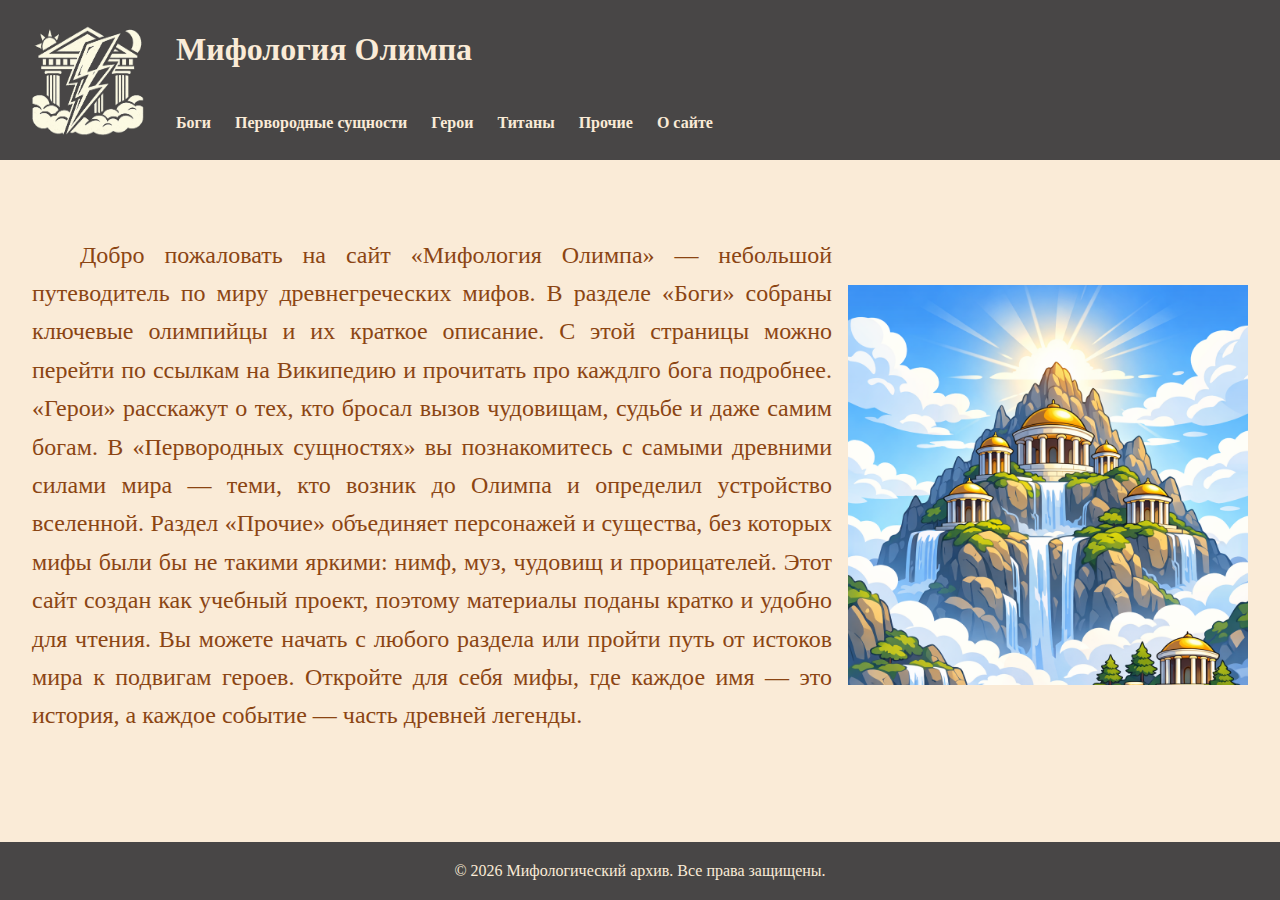
<file: index.html>
<!DOCTYPE html> 
<html lang="en">
<head>
    <meta charset="UTF-8">
    <meta name="viewport" content="width=device-width, initial-scale=1.0">
    <title>Document</title>
    <link rel="stylesheet" href="./assets/css/style.css">
    <link rel="stylesheet" href="./assets/css/main.style.css">
</head>

<body>

    <header>
        
        <img src="./assets/img/logo.png">
        <div>
        <h1><a href="./index.html">Мифология Олимпа</a></h1>
        <nav>
            <ul>
                <li><a href="./gods.html">Боги</a></li>
                <li><a href="./protog.html">Первородные сущности</a></li>
                <li><a href="./hero.html">Герои</a></li>
                <li><a href="./titan.html">Титаны</a></li>
                <li><a href="./other.html">Прочие</a></li>
                <li><a href="./about.html">О сайте</a></li>
            </ul>
        </nav>
        </div>
    </header>

    <main>
        <section>
                <p>Добро пожаловать на сайт «Мифология Олимпа» — небольшой путеводитель по миру древнегреческих мифов. 
            В разделе «Боги» собраны ключевые олимпийцы и их краткое описание. С этой страницы можно перейти по ссылкам на Википедию и прочитать про каждлго бога подробнее. 
            «Герои» расскажут о тех, кто бросал вызов чудовищам, судьбе и даже самим богам. 
            В «Первородных сущностях» вы познакомитесь с самыми древними силами мира — теми, кто возник до Олимпа и определил устройство вселенной. 
            Раздел «Прочие» объединяет персонажей и существа, без которых мифы были бы не такими яркими: нимф, муз, чудовищ и прорицателей. 
            Этот сайт создан как учебный проект, поэтому материалы поданы кратко и удобно для чтения. 
            Вы можете начать с любого раздела или пройти путь от истоков мира к подвигам героев. 
            Откройте для себя мифы, где каждое имя — это история, а каждое событие — часть древней легенды.
                </p>
                <img src="./assets/img/olimp.png">
            
        </section>
    </main>
    

    <footer>
        <p>&copy; 2026 Мифологический архив. Все права защищены.</p>
    </footer>

</body>
</html>
</file>
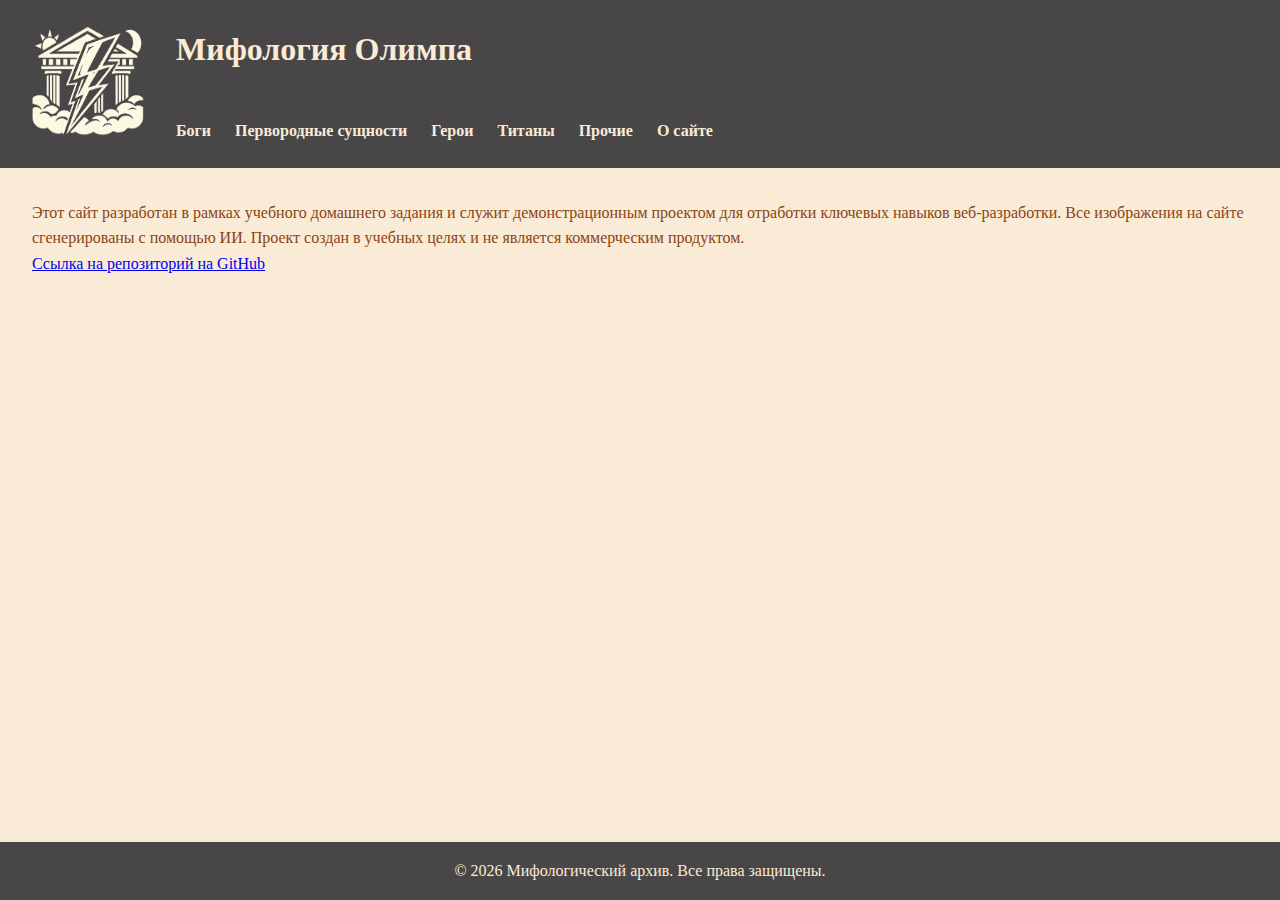
<file: about.html>
<!DOCTYPE html> 
<html lang="en">
<head>
    <meta charset="UTF-8">
    <meta name="viewport" content="width=device-width, initial-scale=1.0">
    <title>Document</title>
    <link rel="stylesheet" href="./assets/css/style.css">
</head>

<body>

    <header>
        <a href="./index.html"><img src="./assets/img/logo.png"></a>
        <div>
        <h1><a href="./index.html">Мифология Олимпа</a></h1>
        <nav>

            <ul>
                <li><a href="./gods.html">Боги</a></li>
                <li><a href="./protog.html">Первородные сущности</a></li>
                <li><a href="./hero.html">Герои</a></li>
                <li><a href="./titan.html">Титаны</a></li>
                <li><a href="./other.html">Прочие</a></li>
                <li><a href="./about.html">О сайте</a></li>
            </ul>
        </nav>
        </div>
    </header>

    <main>

        <section>
        <p>Этот сайт разработан в рамках учебного домашнего задания и служит демонстрационным проектом для отработки ключевых навыков веб-разработки. 
            Все изображения на сайте сгенерированы с помощью ИИ. Проект создан в учебных целях и не является коммерческим продуктом.</p>  
        <p><a href="https://github.com/TataCoder404/olimp.git">Ссылка на репозиторий на GitHub</a></p>  
        </section>

    </main>

    <footer>
        <p>&copy; 2026 Мифологический архив. Все права защищены.</p>
    </footer>

</body>
</html>
</file>
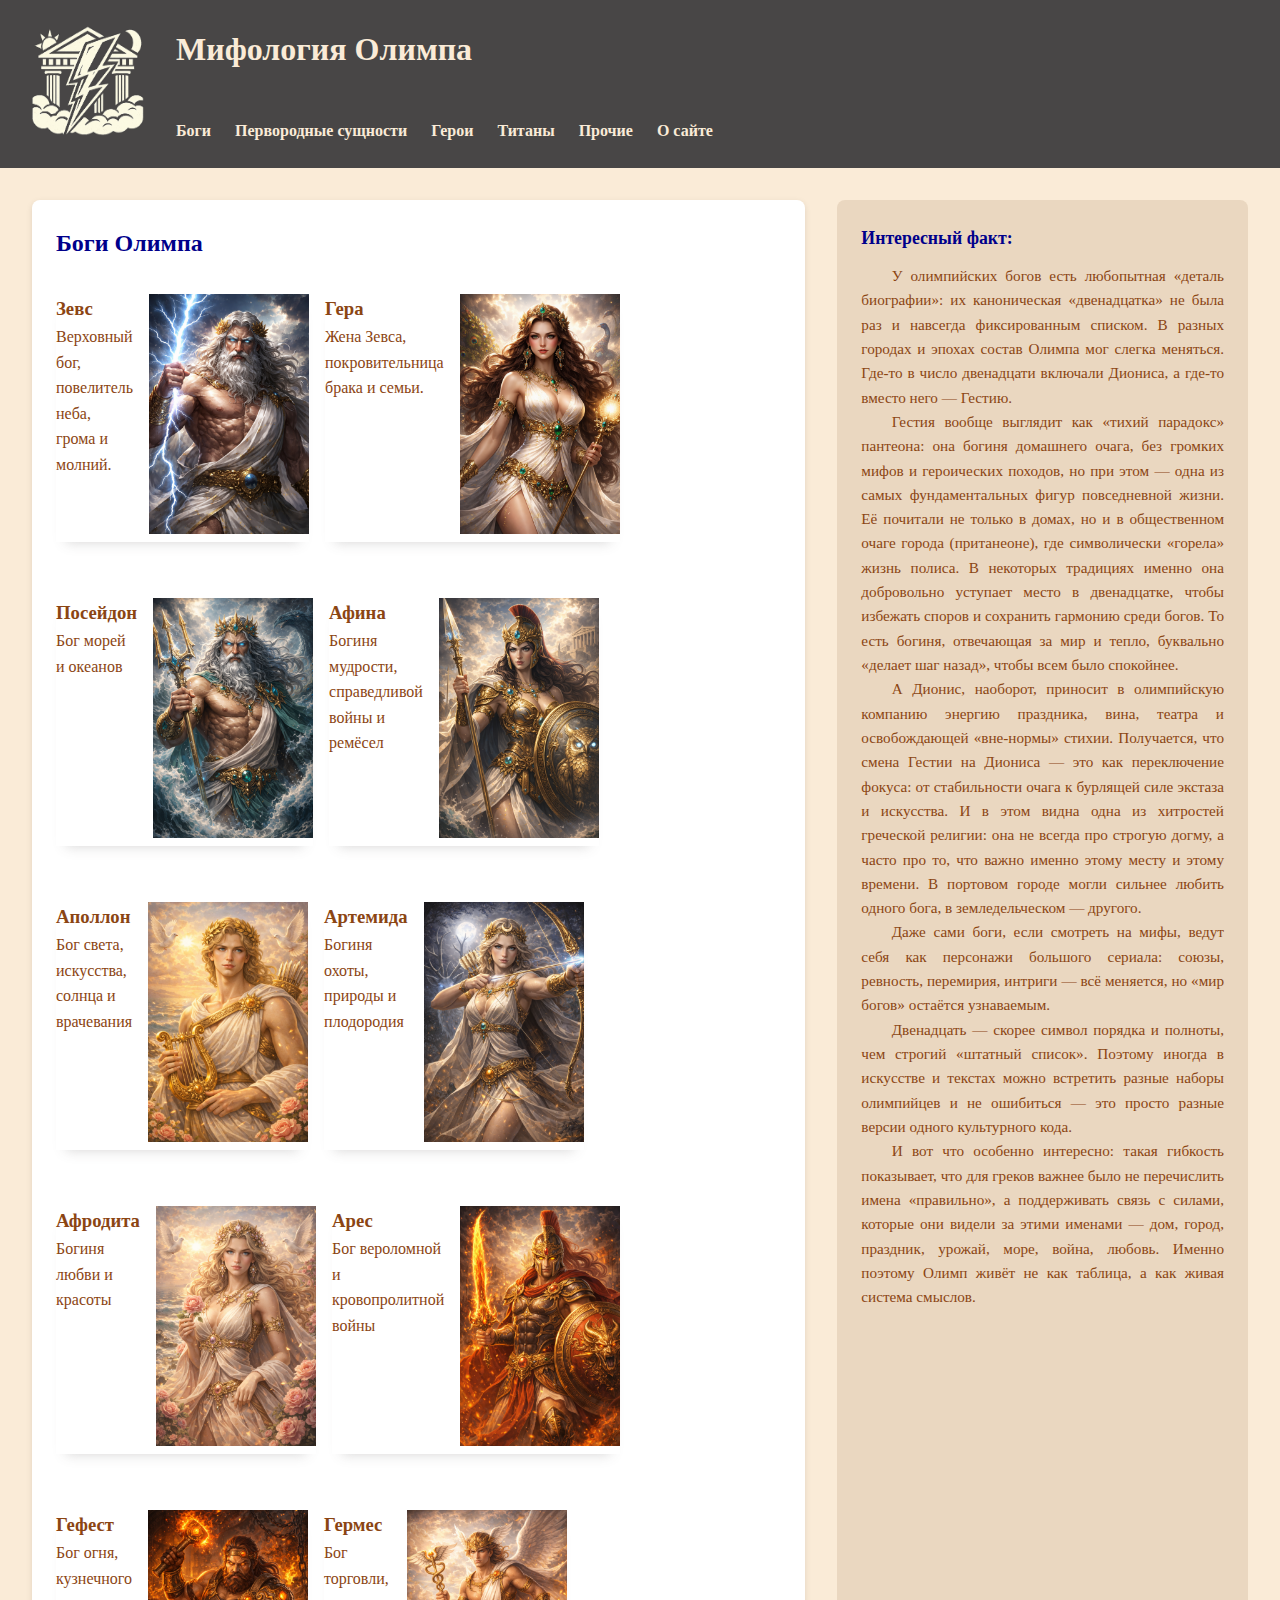
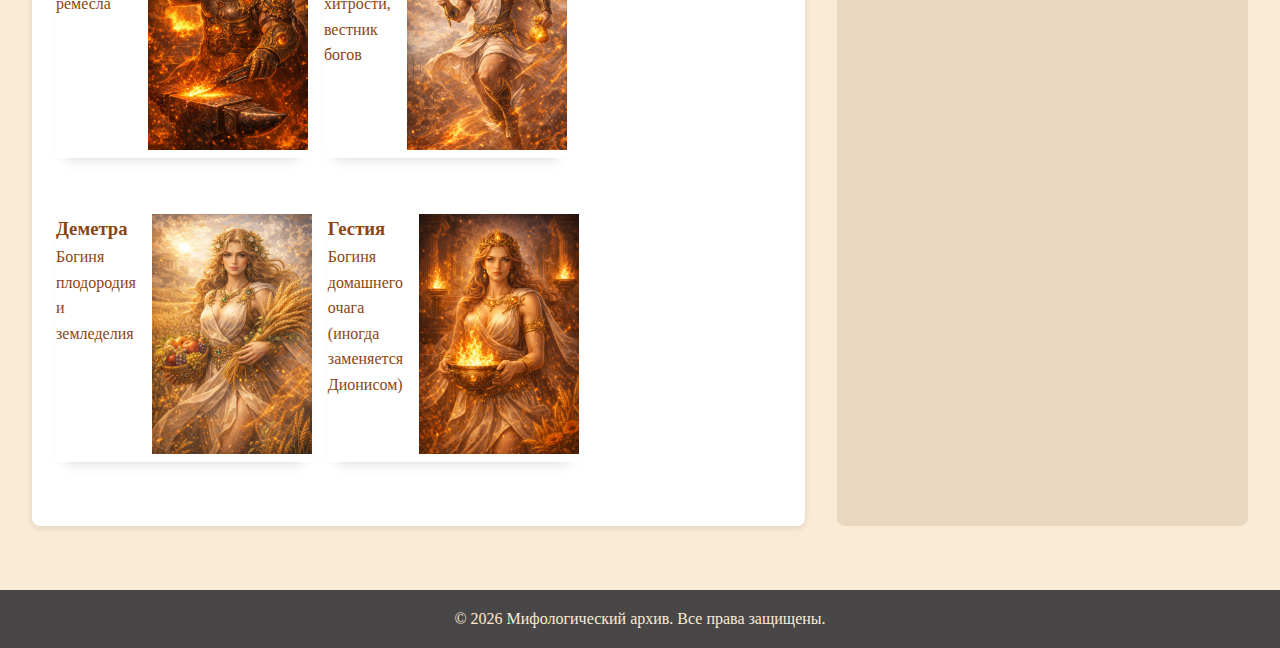
<file: gods.html>
<!DOCTYPE html> 
<html lang="en"> <!-- корневой элемент  -->
<head> <!-- содержит метаданные, заголовки, подключение стилей, скриптов, ссылок на файлы -->
    <meta charset="UTF-8">
    <meta name="viewport" content="width=device-width, initial-scale=1.0">
    <title>Document</title>
    <link rel="stylesheet" href="./assets/css/style.css">
    <link rel="stylesheet" href="./assets/css/gods.style.css">
</head>
<!-- теги - конструкция, которая позволяет описать основные эл-ты html, бывают парные, одинарные -->
<!-- атрибуты - свойства тегов -->
<body>

    <header>
        <!-- Шапка страницы -->
        <a href="./index.html"><img src="./assets/img/logo.png"></a>
        <div>
        <h1><a href="./index.html">Мифология Олимпа</a></h1>
        <!-- Меню навигации -->
        <nav>
            <ul>
                <li><a href="./gods.html">Боги</a></li>
                <li><a href="./protog.html">Первородные сущности</a></li>
                <li><a href="./hero.html">Герои</a></li>
                <li><a href="./titan.html">Титаны</a></li>
                <li><a href="./other.html">Прочие</a></li>
                <li><a href="./about.html">О сайте</a></li>
            </ul>
        </nav>
        </div>
    </header>

    <main>
        <!-- Основное содержимое страницы (всегда 1) -->
        <section>
        <!-- Тематические разделы -->
         <h2>Боги Олимпа</h2>
            <article>
                <!-- Самодостаточный контент (статья, пост) -->
                <div>
                    <h3><a href="https://ru.wikipedia.org/wiki/%D0%97%D0%B5%D0%B2%D1%81" target="_blank">Зевс</a></h3>
                    <p>Верховный бог, повелитель неба, грома и молний.</p>
                </div>
                <img src="./assets/img/gods/Зевс.png">
            </article>
            <article>
                <div>
                    <h3><a href="https://ru.wikipedia.org/wiki/%D0%93%D0%B5%D1%80%D0%B0" target="_blank">Гера</a></h3>
                    <p>Жена Зевса, покровительница брака и семьи.</p>
                </div>
                <img src="./assets/img/gods/Гера.png">
            </article>
            <article>
                <div>
                    <h3><a href="https://ru.wikipedia.org/wiki/%D0%9F%D0%BE%D1%81%D0%B5%D0%B9%D0%B4%D0%BE%D0%BD" target="_blank">Посейдон</a></h3>
                    <p>Бог морей и океанов</p>
                </div>
                <img src="./assets/img/gods/Посейдон.png">
            </article>
            <article>
                <div>
                    <h3><a href="https://ru.wikipedia.org/wiki/%D0%90%D1%84%D0%B8%D0%BD%D0%B0" target="_blank">Афина</a></h3>
                    <p>Богиня мудрости, справедливой войны и ремёсел</p>
                </div>
                <img src="./assets/img/gods/Афина.png">
            </article>
            <article>
                <div>
                    <h3><a href="https://ru.wikipedia.org/wiki/%D0%90%D0%BF%D0%BE%D0%BB%D0%BB%D0%BE%D0%BD" target="_blank">Аполлон</a></h3>
                    <p>Бог света, искусства, солнца и врачевания</p>
                </div>
                <img src="./assets/img/gods/Аполлон.png">
            </article>
            <article>
                <div>
                    <h3><a href="https://ru.wikipedia.org/wiki/%D0%90%D1%80%D1%82%D0%B5%D0%BC%D0%B8%D0%B4%D0%B0" target="_blank">Артемида</a></h3>
                    <p>Богиня охоты, природы и плодородия</p>
                </div>
                <img src="./assets/img/gods/Артемида.png">
            </article>
            <article>
                <div>
                    <h3><a href="https://ru.wikipedia.org/wiki/%D0%90%D1%84%D1%80%D0%BE%D0%B4%D0%B8%D1%82%D0%B0" target="_blank">Афродита</a></h3>
                    <p>Богиня любви и красоты</p>
                </div>
                <img src="./assets/img/gods/Афродита.png">
            </article>
            <article>
                <div>
                    <h3><a href="https://ru.wikipedia.org/wiki/%D0%90%D1%80%D0%B5%D1%81" target="_blank">Арес</a></h3>
                    <p>Бог вероломной и кровопролитной войны</p>
                </div>
                <img src="./assets/img/gods/Арес.png">
            </article>
            <article>
                <div>
                    <h3><a href="https://ru.wikipedia.org/wiki/%D0%93%D0%B5%D1%84%D0%B5%D1%81%D1%82" target="_blank">Гефест</a></h3>
                    <p>Бог огня, кузнечного ремесла</p>
                </div>
                <img src="./assets/img/gods/Гефест.png">
            </article>
            <article>
                <div>
                    <h3><a href="https://ru.wikipedia.org/wiki/%D0%93%D0%B5%D1%80%D0%BC%D0%B5%D1%81" target="_blank">Гермес</a></h3>
                    <p>Бог торговли, хитрости, вестник богов</p>
                </div>
                <img src="./assets/img/gods/Гермес.png">
            </article>
            <article>
                <div>
                    <h3><a href="https://ru.wikipedia.org/wiki/%D0%94%D0%B5%D0%BC%D0%B5%D1%82%D1%80%D0%B0" target="_blank">Деметра</a></h3>
                    <p>Богиня плодородия и земледелия</p>
                </div>
                <img src="./assets/img/gods/Деметра.png">
            </article>
            <article>
                <div>
                    <h3><a href="https://ru.wikipedia.org/wiki/%D0%93%D0%B5%D1%81%D1%82%D0%B8%D1%8F" target="_blank">Гестия</a></h3>
                    <p>Богиня домашнего очага (иногда заменяется Дионисом) </p>
                </div>
                <img src="./assets/img/gods/Гестия.png">
            </article>
        </section>

        <aside>
            <!-- Доп информация (реклама) -->
             <h3>Интересный факт:</h3>
                <p>У олимпийских богов есть любопытная «деталь биографии»: их каноническая «двенадцатка» не была раз и навсегда фиксированным списком. 
                    В разных городах и эпохах состав Олимпа мог слегка меняться. Где-то в число двенадцати включали Диониса, а где-то вместо него — Гестию.
                </p>
                <p>Гестия вообще выглядит как «тихий парадокс» пантеона: она богиня домашнего очага, без громких мифов и героических походов, но при этом — одна из самых фундаментальных фигур повседневной жизни. Её почитали не только в домах, но и в общественном очаге города (пританеоне), где символически «горела» жизнь полиса. В некоторых традициях именно она добровольно уступает место в двенадцатке, чтобы избежать споров и сохранить гармонию среди богов. 
                    То есть богиня, отвечающая за мир и тепло, буквально «делает шаг назад», чтобы всем было спокойнее.
                </p>
                <p>А Дионис, наоборот, приносит в олимпийскую компанию энергию праздника, вина, театра и освобождающей «вне-нормы» стихии. 
                    Получается, что смена Гестии на Диониса — это как переключение фокуса: от стабильности очага к бурлящей силе экстаза и искусства. 
                    И в этом видна одна из хитростей греческой религии: она не всегда про строгую догму, а часто про то, что важно именно этому месту и этому времени. 
                    В портовом городе могли сильнее любить одного бога, в земледельческом — другого. 
                </p>
                <p>Даже сами боги, если смотреть на мифы, ведут себя как персонажи большого сериала: союзы, ревность, перемирия, интриги — всё меняется, но «мир богов» остаётся узнаваемым. 
                </p>
                <p>Двенадцать — скорее символ порядка и полноты, чем строгий «штатный список». 
                    Поэтому иногда в искусстве и текстах можно встретить разные наборы олимпийцев и не ошибиться — это просто разные версии одного культурного кода. 
                </p>
                <p>И вот что особенно интересно: такая гибкость показывает, что для греков важнее было не перечислить имена «правильно», а поддерживать связь с силами, которые они видели за этими именами — дом, город, праздник, урожай, море, война, любовь. 
                    Именно поэтому Олимп живёт не как таблица, а как живая система смыслов.
                </p>
        </aside>
    </main>

    <footer>
        <!-- Подвал сайта -->
        <p>&copy; 2026 Мифологический архив. Все права защищены.</p>
    </footer>

</body>
</html>
</file>
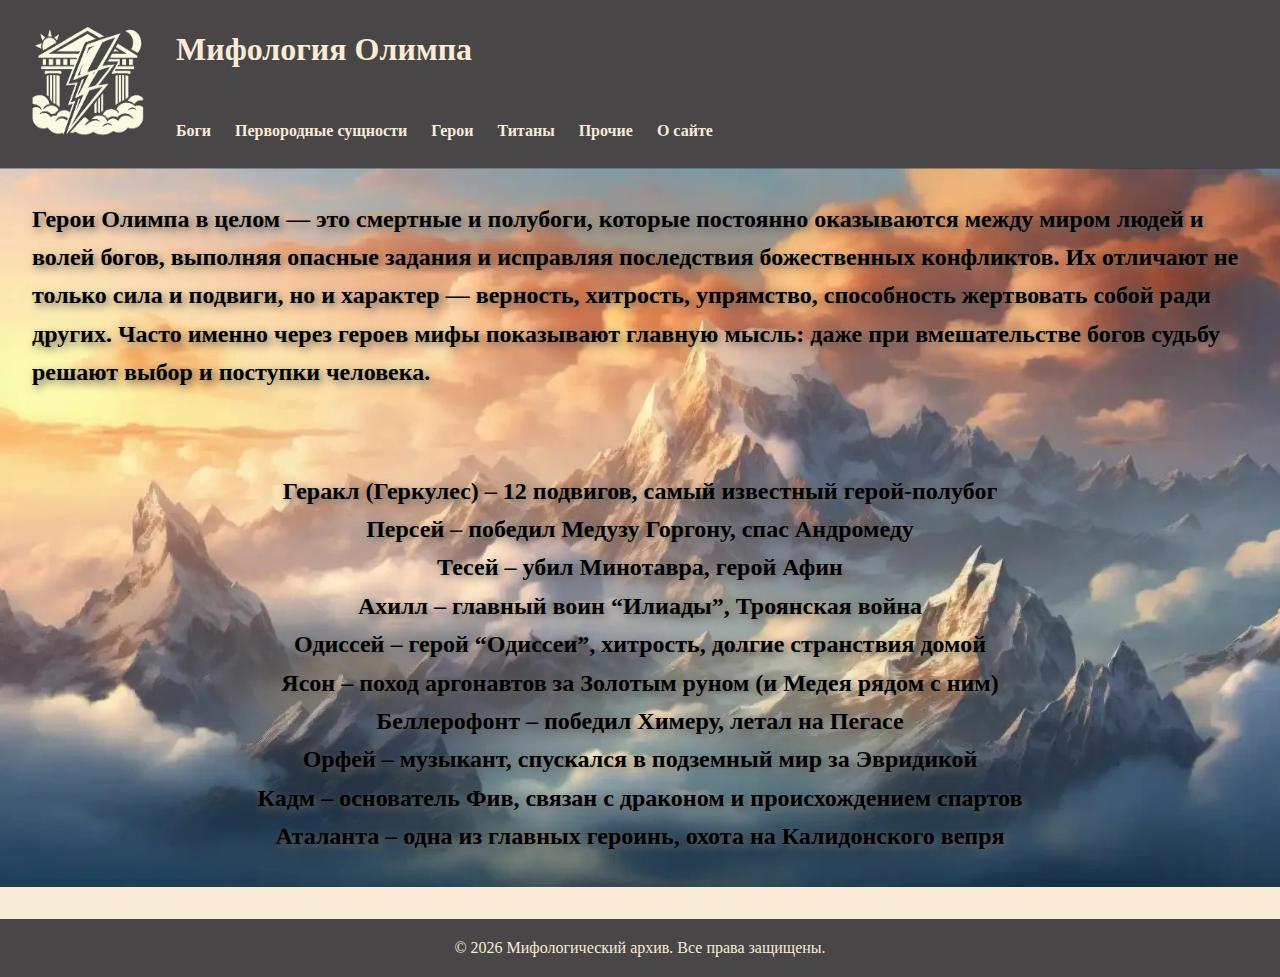
<file: hero.html>
<!DOCTYpE html> 
<html lang="en">
<head>
    <meta charset="UTF-8">
    <meta name="viewport" content="width=device-width, initial-scale=1.0">
    <title>Document</title>
    <link rel="stylesheet" href="./assets/css/style.css">
    <link rel="stylesheet" href="./assets/css/hero.styles.css">
</head>

<body>

    <header>

        <a href="./index.html"><img src="./assets/img/logo.png"></a>
        <div>
        <h1><a href="./index.html">Мифология Олимпа</a></h1>
        <nav>
            <ul>
                <li><a href="./gods.html">Боги</a></li>
                <li><a href="./protog.html">Первородные сущности</a></li>
                <li><a href="./hero.html">Герои</a></li>
                <li><a href="./titan.html">Титаны</a></li>
                <li><a href="./other.html">Прочие</a></li>
                <li><a href="./about.html">О сайте</a></li>
            </ul>
        </nav>
        </div>
    </header>

    <main>

        <section>
            <p>Герои Олимпа в целом — это смертные и полубоги, которые постоянно оказываются между миром людей и волей богов, 
                выполняя опасные задания и исправляя последствия божественных конфликтов. 
                Их отличают не только сила и подвиги, но и характер — верность, хитрость, упрямство, способность жертвовать собой ради других. 
                Часто именно через героев мифы показывают главную мысль: даже при вмешательстве богов судьбу решают выбор и поступки человека.</p>

            <ul>
                <li>Геракл (Геркулес) – 12 подвигов, самый известный герой-полубог</li>
                <li>Персей – победил Медузу Горгону, спас Андромеду
                <li>Тесей – убил Минотавра, герой Афин</li>
                <li>Ахилл – главный воин “Илиады”, Троянская война</li>
                <li>Одиссей – герой “Одиссеи”, хитрость, долгие странствия домой</li>
                <li>Ясон – поход аргонавтов за Золотым руном (и Медея рядом с ним)</li>
                <li>Беллерофонт – победил Химеру, летал на Пегасе</li>
                <li>Орфей – музыкант, спускался в подземный мир за Эвридикой</li>
                <li>Кадм – основатель Фив, связан с драконом и происхождением спартов</li>
                <li>Аталанта – одна из главных героинь, охота на Калидонского вепря</li>  
            </ul>  
        </section>

    </main>

    <footer>
        <p>&copy; 2026 Мифологический архив. Все права защищены.</p>
    </footer>

</body>
</html>
</file>
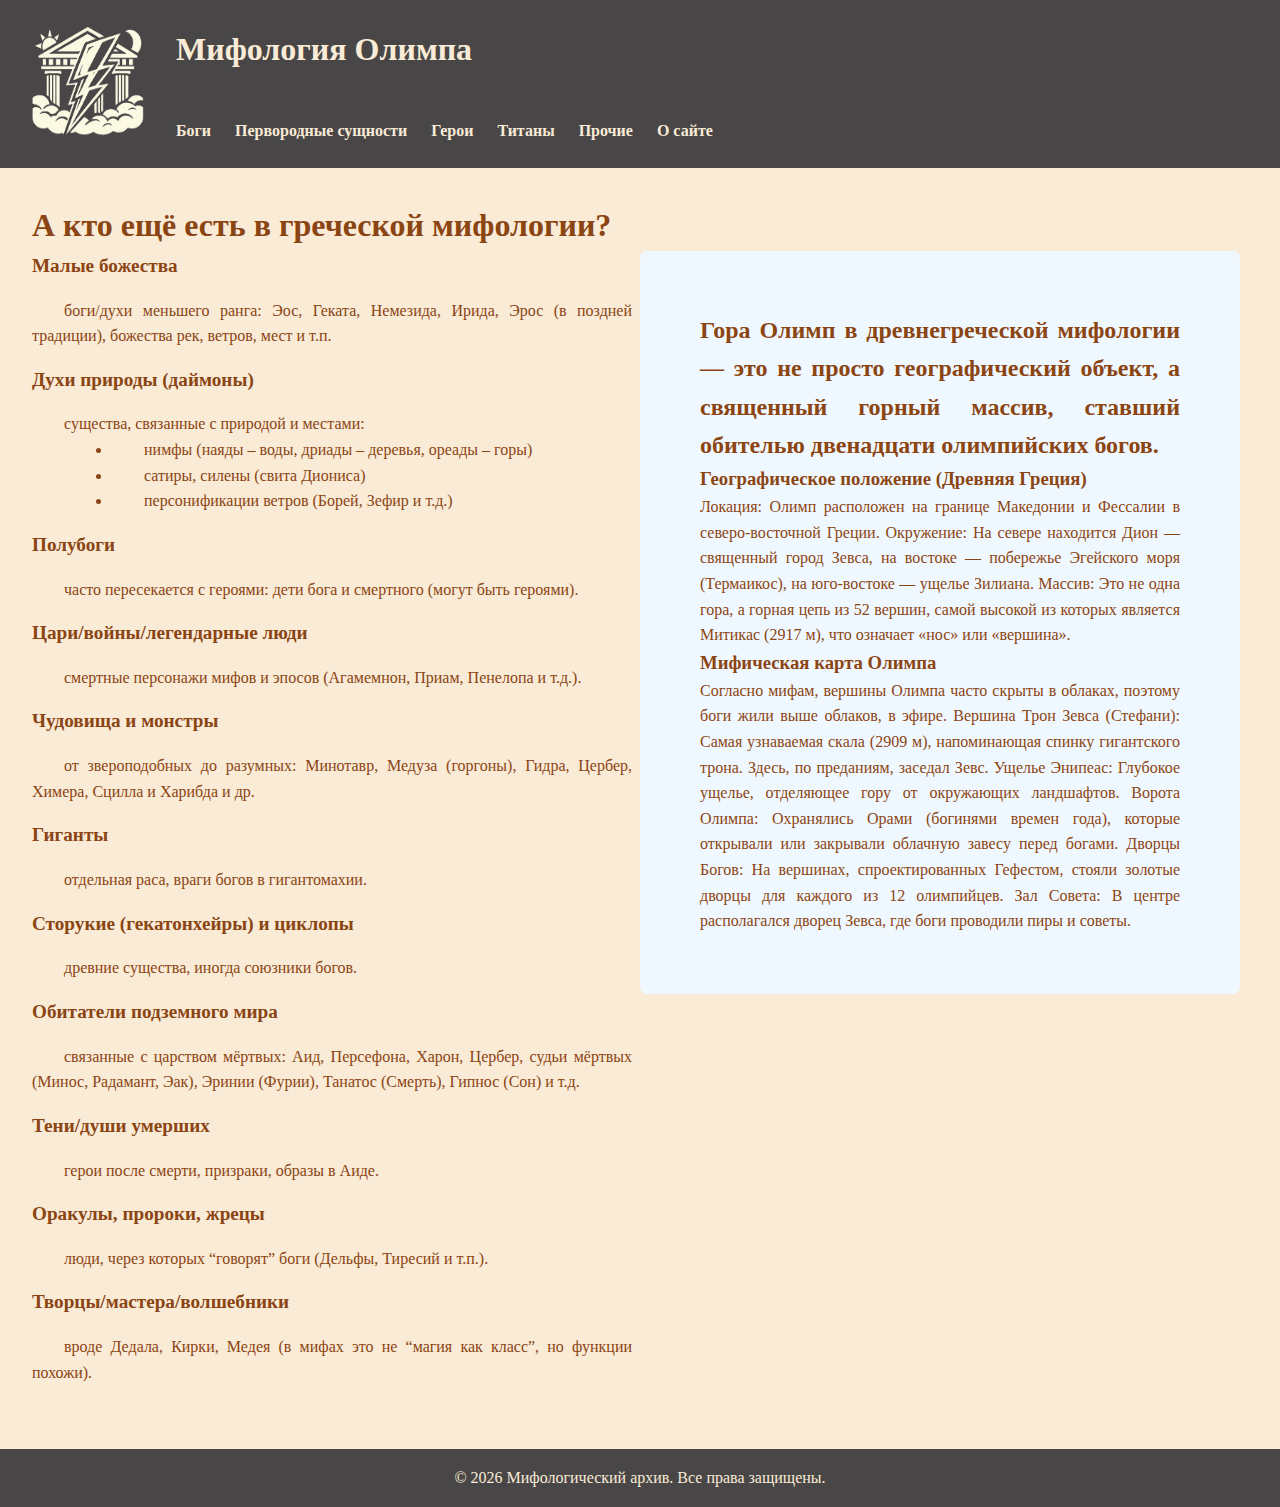
<file: other.html>
<!DOCTYPE html> 
<html lang="en">
<head>
    <meta charset="UTF-8">
    <meta name="viewport" content="width=device-width, initial-scale=1.0">
    <title>Document</title>
    <link rel="stylesheet" href="./assets/css/style.css">
    <link rel="stylesheet" href="./assets/css/other.style.css">
</head>

<body>

    <header>

        <a href="./index.html"><img src="./assets/img/logo.png"></a>
        <div>
        <h1><a href="./index.html">Мифология Олимпа</a></h1>
        <nav>

            <ul>
                <li><a href="./gods.html">Боги</a></li>
                <li><a href="./protog.html">Первородные сущности</a></li>
                <li><a href="./hero.html">Герои</a></li>
                <li><a href="./titan.html">Титаны</a></li>
                <li><a href="./other.html">Прочие</a></li>
                <li><a href="./about.html">О сайте</a></li>
            </ul>
        </nav>
        </div>
    </header>

    <main>
        <section>
            <h1>А кто ещё есть в греческой мифологии?</h1>
            <article>
                <dl>
                    <dt>Малые божества</dt>
                    <dd>боги/духи меньшего ранга: Эос, Геката, Немезида, Ирида, Эрос (в поздней традиции), божества рек, ветров, мест и т.п.</dd>
                    
                    <dt>Духи природы (даймоны)</dt>
                    <dd>
                        <p>существа, связанные с природой и местами:</p>
                        <ul>
                            <li>нимфы (наяды – воды, дриады – деревья, ореады – горы)</li>
                            <li>сатиры, силены (свита Диониса)</li>
                            <li>персонификации ветров (Борей, Зефир и т.д.)</li>
                        </ul>
                    </dd>
                    
                    <dt>Полубоги</dt>
                    <dd>часто пересекается с героями: дети бога и смертного (могут быть героями).</dd>
                    
                    <dt>Цари/войны/легендарные люди</dt>
                    <dd>смертные персонажи мифов и эпосов (Агамемнон, Приам, Пенелопа и т.д.).</dd>
                    
                    <dt>Чудовища и монстры</dt>
                    <dd>от звероподобных до разумных: Минотавр, Медуза (горгоны), Гидра, Цербер, Химера, Сцилла и Харибда и др.</dd>
                    
                    <dt>Гиганты</dt>
                    <dd>отдельная раса, враги богов в гигантомахии.</dd>
                    
                    <dt>Сторукие (гекатонхейры) и циклопы</dt>
                    <dd>древние существа, иногда союзники богов.</dd>
                    
                    <dt>Обитатели подземного мира</dt>
                    <dd>связанные с царством мёртвых: Аид, Персефона, Харон, Цербер, судьи мёртвых (Минос, Радамант, Эак), Эринии (Фурии), Танатос (Смерть), Гипнос (Сон) и т.д.</dd>
                    
                    <dt>Тени/души умерших</dt>
                    <dd>герои после смерти, призраки, образы в Аиде.</dd>
                    
                    <dt>Оракулы, пророки, жрецы</dt>
                    <dd>люди, через которых “говорят” боги (Дельфы, Тиресий и т.п.).</dd>
                    
                    <dt>Творцы/мастера/волшебники</dt>
                    <dd>вроде Дедала, Кирки, Медея (в мифах это не “магия как класс”, но функции похожи).</dd>
                </dl>
            </article>
            <article>
                <div>
                <h2>Гора Олимп в древнегреческой мифологии — это не просто географический объект, а священный горный массив, ставший обителью двенадцати олимпийских богов.</h2>
                <h3>Географическое положение (Древняя Греция)</h3>
                <p>Локация: Олимп расположен на границе Македонии и Фессалии в северо-восточной Греции.
                Окружение: На севере находится Дион — священный город Зевса, на востоке — побережье Эгейского моря (Термаикос), на юго-востоке — ущелье Зилиана.
                Массив: Это не одна гора, а горная цепь из 52 вершин, самой высокой из которых является Митикас (2917 м), что означает «нос» или «вершина». </p>
                <h3>Мифическая карта Олимпа</h3>
                <p>Согласно мифам, вершины Олимпа часто скрыты в облаках, поэтому боги жили выше облаков, в эфире. 
                Вершина Трон Зевса (Стефани): Самая узнаваемая скала (2909 м), напоминающая спинку гигантского трона. Здесь, по преданиям, заседал Зевс.
                Ущелье Энипеас: Глубокое ущелье, отделяющее гору от окружающих ландшафтов.
                Ворота Олимпа: Охранялись Орами (богинями времен года), которые открывали или закрывали облачную завесу перед богами.
                Дворцы Богов: На вершинах, спроектированных Гефестом, стояли золотые дворцы для каждого из 12 олимпийцев.
                Зал Совета: В центре располагался дворец Зевса, где боги проводили пиры и советы.</p>
                </div>
            </article>

        </section>

    </main>

    <footer>
        <p>&copy; 2026 Мифологический архив. Все права защищены.</p>
    </footer>

</body>
</html>
</file>
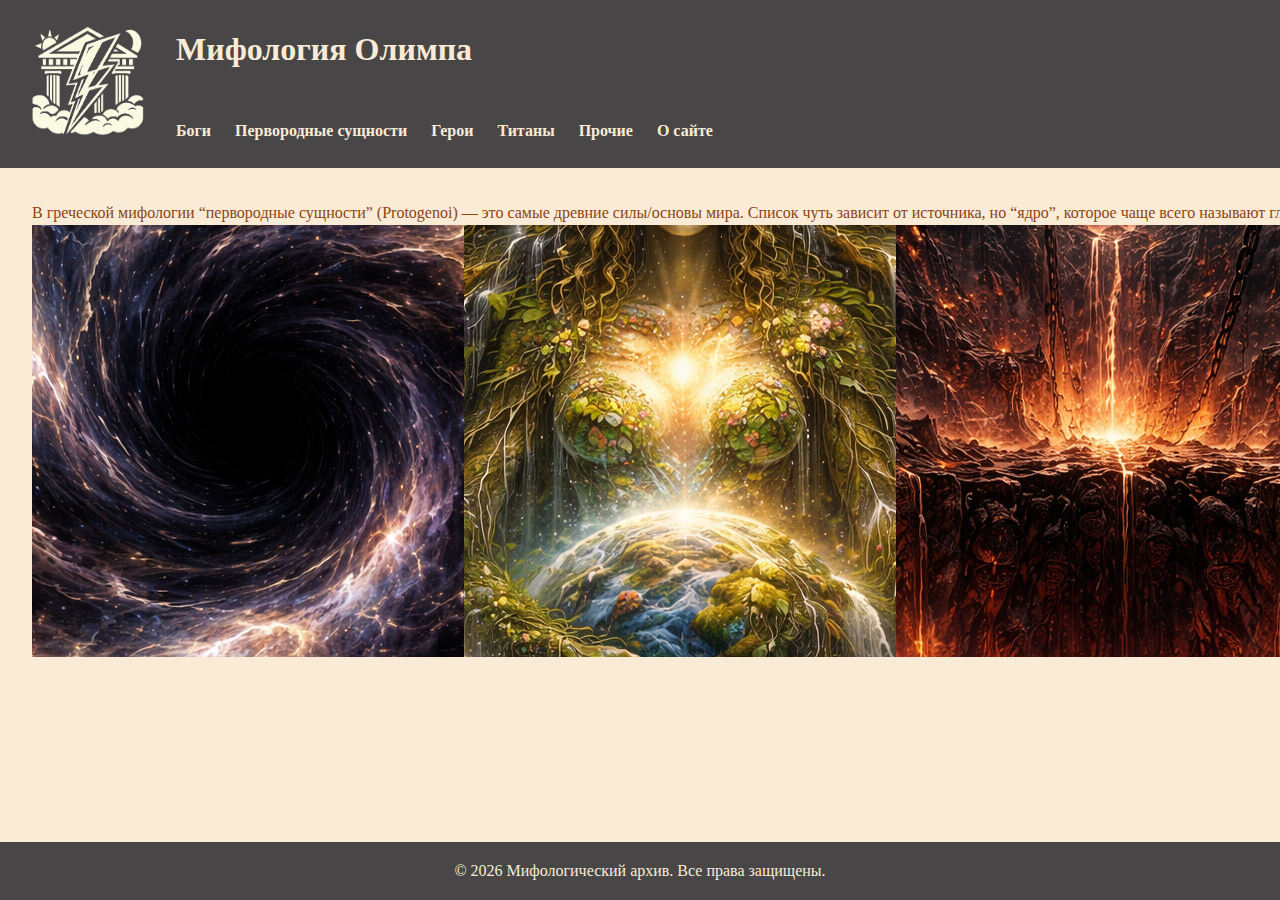
<file: protog.html>
<!DOCTYPE html> 
<html lang="en">
<head>
    <meta charset="UTF-8">
    <meta name="viewport" content="width=device-width, initial-scale=1.0">
    <title>Document</title>
    <link rel="stylesheet" href="./assets/css/style.css">
    <link rel="stylesheet" href="./assets/css/protog.style.css">
</head>

<body>

    <header>
        <a href="./index.html"><img src="./assets/img/logo.png"></a>
        <div>
        <h1><a href="./index.html">Мифология Олимпа</a></h1>
        <nav>

            <ul>
                <li><a href="./gods.html">Боги</a></li>
                <li><a href="./protog.html">Первородные сущности</a></li>
                <li><a href="./hero.html">Герои</a></li>
                <li><a href="./titan.html">Титаны</a></li>
                <li><a href="./other.html">Прочие</a></li>
                <li><a href="./about.html">О сайте</a></li>
            </ul>
        </nav>
        </div>
    </header>

    <main>

        <section>
        <p>В греческой мифологии “первородные сущности” (Protogenoi) — это самые древние силы/основы мира. Список чуть зависит от источника, но “ядро”, которое чаще всего называют главным (по Гесиоду и близким традициям), такое:
</p>  
        <ul>
            <li id="item1">Хаос (Χάος) — первичная “бездна/пустота”, из которой начинается космос.</li>
            <li id="item2">Гея (Γαῖα) — Земля как живая первооснова.</li>
            <li id="item3">Тартар (Τάρταρος) — глубочайшая бездна подземного мира (как место и как сущность).</li>
            <li id="item4">Эрос (Ἔρως) — сила влечения/сотворения (в ранней традиции — космическая, не “маленький Купидон”).</li>
        </ul>
        
  
        </section>

    </main>

    <footer>
        <p>&copy; 2026 Мифологический архив. Все права защищены.</p>
    </footer>

</body>
</html>
</file>
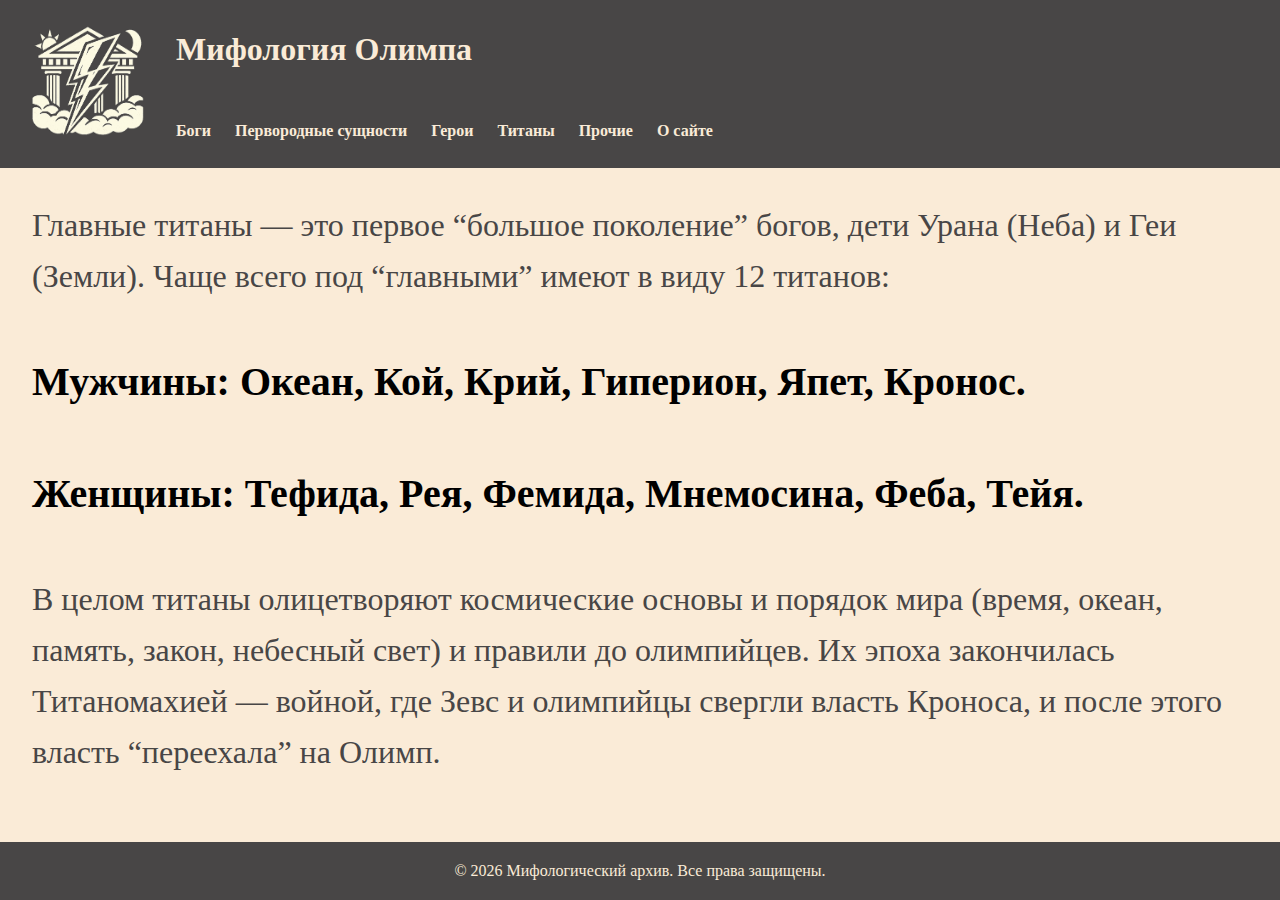
<file: titan.html>
<!DOCTYPE html> 
<html lang="en">
<head>
    <meta charset="UTF-8">
    <meta name="viewport" content="width=device-width, initial-scale=1.0">
    <title>Document</title>
    <link rel="stylesheet" href="./assets/css/style.css">
    <link rel="stylesheet" href="./assets/css/titan.styles.css">
</head>

<body>

    <header>
        <a href="./index.html"><img src="./assets/img/logo.png"></a>
        <div>
        <h1><a href="./index.html">Мифология Олимпа</a></h1>
        <nav>

            <ul>
                <li><a href="./gods.html">Боги</a></li>
                <li><a href="./protog.html">Первородные сущности</a></li>
                <li><a href="./hero.html">Герои</a></li>
                <li><a href="./titan.html">Титаны</a></li>
                <li><a href="./other.html">Прочие</a></li>
                <li><a href="./about.html">О сайте</a></li>
            </ul>
        </nav>
        </div>
    </header>

    <main>

        <section>
        <p class="class1">Главные титаны — это первое “большое поколение” богов, дети Урана (Неба) и Геи (Земли). Чаще всего под “главными” имеют в виду 12 титанов:</p>
        <p class="class2">Мужчины: Океан, Кой, Крий, Гиперион, Япет, Кронос.</p>
        <p class="class2">Женщины: Тефида, Рея, Фемида, Мнемосина, Феба, Тейя.</p>
        <p class="class1">В целом титаны олицетворяют космические основы и порядок мира (время, океан, память, закон, небесный свет) и правили до олимпийцев. 
        Их эпоха закончилась Титаномахией — войной, где Зевс и олимпийцы свергли власть Кроноса, и после этого власть “переехала” на Олимп.</p>    
        </section>

    </main>

    <footer>
        <p>&copy; 2026 Мифологический архив. Все права защищены.</p>
    </footer>

</body>
</html>
</file>
<file: assets/css/style.css>
* {
  margin: 0;
  padding: 0;
  box-sizing: border-box;
}

html,
body {
  height: 100%; /* высота по высоте окна браузера (для липкого футера) */
}

body {
  display: flex; /* (для липкого футера)*/
  flex-direction: column; /*(для липкого футера)*/
  min-height: 100%; /* высота минимум на весь экран (для липкого футера) */

  font-family: "Georgia", serif;
  line-height: 1.6; /* Межстрочный интервал */
  background-color: antiquewhite; /* Фоновый цвет */
  color: saddlebrown; /* Цвет шрифта */
}

main {
  flex: 1; /* main должен занять всё свободное место внутри body (для липкого футера) */
}

header {
  display: flex;
  flex-wrap: wrap;
  background: #484646;
  color: antiquewhite;
  padding: 1.5rem 2rem; /* внутренний отступ */
}

header img {
  width: 7rem;
  height: 7rem;
  margin-right: 2rem;
}

header h1 {
  margin-bottom: 0.5rem; /* отступ снизу заготовка */
  flex: 3;
}

header h1 a {
  text-decoration: none;
  color: antiquewhite;
}

header div {
  display: flex;
  flex-direction: column;
  justify-content: center;
}

nav ul {
  list-style: none; /* убираем маркеры списка */
  display: flex; /* Располагаем пункты меню в строку */
  gap: 1.5rem; /* Задаём межстрочный интервал */
}

nav a {
  color: antiquewhite;
  text-decoration: none; /* Убираем подчеркивание ссылок */
  font-weight: bold; /* Жирный шрифт */
}

nav a:hover {
  color: aliceblue;
}

main {
  display: flex;
  padding: 2rem;
  gap: 2rem;
}

footer {
  background: #484646;
  color: antiquewhite;
  text-align: center;
  padding: 1rem;
  margin-top: 2rem;
}
</file>
<file: assets/css/main.style.css>
section {
  display: flex;
  align-items: center;
}

section p {
  flex: 2;
  text-indent: 2em;
  font-size: 1.5rem;
  text-align: justify;
  margin-right: 1rem;
}

section img {
  flex: 1;
  width: 10%;
  height: auto;
}
</file>
<file: assets/css/gods.style.css>
section {
  flex: 2; /* занимает 2/3 ширины экрана */
  display: flex;
  flex-wrap: wrap;
  gap: 1rem;
  background: white;
  padding: 1.5rem;
  border-radius: 8px; /* скруглённые углы */
  box-shadow: 0 2px 6px rgba(0, 0, 0, 0.1); /* тень */
}

section h2 {
  flex: 0 0 100%;
  margin-bottom: 1rem;
  color: darkblue;
}

article {
  display: flex;
  align-items: flex-start;
  gap: 1rem;
  flex: 0 0 calc((100% - 2rem) / 3); /* gap=1rem => между 3 колонками 2 промежутка */
  margin-bottom: 2.5rem;
  padding-bottom: 0.5rem;
  box-shadow: 0 10px 12px -10px rgba(86, 84, 84, 0.25);
}

article > div {
  display: flex;
  flex-direction: column;
  flex: 1;
}

article img {
  flex: 0 0 10rem;
  width: 10rem;
  height: 15rem;
}

article h3 a {
  text-decoration: none;
  color: saddlebrown;
}

aside {
  flex: 1;
  background: rgb(234, 215, 192);
  padding: 1.5rem;
  border-radius: 8px;
  font-size: 0.95rem;
}

aside h3 {
  margin-bottom: 0.75rem;
  color: darkblue;
}

aside p {
  text-indent: 2em; /* отступ первой строки */
  text-align: justify;
}
</file>
<file: assets/css/hero.styles.css>
section {
  display: flex;
  flex-direction: column;
  gap: 5rem;
  font-size: 1.5rem;
  font-weight: bold;
  color: #000;
  text-shadow: 3px 3px 8px #676464;
}

section ul {
  list-style: none;
  text-align: center;
}

main {
  background-image: url(../img/1.webp);
  background-size: cover;
  background-position: center;
}
</file>
<file: assets/css/other.style.css>
section {
  flex: 2;
  display: flex;
  flex-wrap: wrap;
}

section > :first-child {
  flex: 0 0 100%;
}

article {
  gap: 1rem;
  flex: 0 0 calc((100% - 1rem) / 2);
  text-align: justify;
  margin-right: 0.5rem;
}

article div {
  background-color: aliceblue;
  border-radius: 1%;
  padding: 10%;
  position: sticky; /* Блок прилипает при достижении заданного отступа и остаётся в видимой области, пока не закончится его родительский контейнер */
  top: 16px;
}

dl {
  display: flex;
  flex-direction: column;
  gap: 1rem;
}

dt {
  font-size: 1.2rem;
  font-weight: bolder;
}

dd {
  display: flex;
  flex-direction: column;
  text-indent: 2em;
}

dd ul {
  padding-left: 5rem;
}
</file>
<file: assets/css/protog.style.css>
section ul {
    display: flex;
    justify-content: space-between;
    list-style: none;
    width: 100%;
}


section ul li {
    height: 27rem;
    width: 27rem;
    color: rgba(0,0,0,0);
    font-size: 2.5rem;
    line-height: 1.2;
    font-weight: bold;
    background-position: center;
    transition: 0.9s; /* чтобы эффект был плавным */
}

section ul li#item1 {
    background-image: url(../img/protog/Хаос.png);
    
}

section ul li#item2 {
    background-image: url(../img/protog/Гея.png);

}

section ul li#item3 {
    background-image: url(../img/protog/Тартар.png);

}

section ul li#item4 {
    background-image: url(../img/protog/Эрос.png);

}

section ul li#item1:hover,
section ul li#item2:hover,
section ul li#item3:hover,
section ul li#item4:hover {
    background-image: none;
    background-color: #484646;
    color: antiquewhite;
}
</file>
<file: assets/css/titan.styles.css>
section {
  display: flex;
  flex-direction: column;
  justify-content: space-between;
}

.class1 {
  color: #484646;
  font-size: 2rem;
}

.class2 {
  color: black;
  font-size: 2.5rem;
  font-weight: bold;
}
</file>
